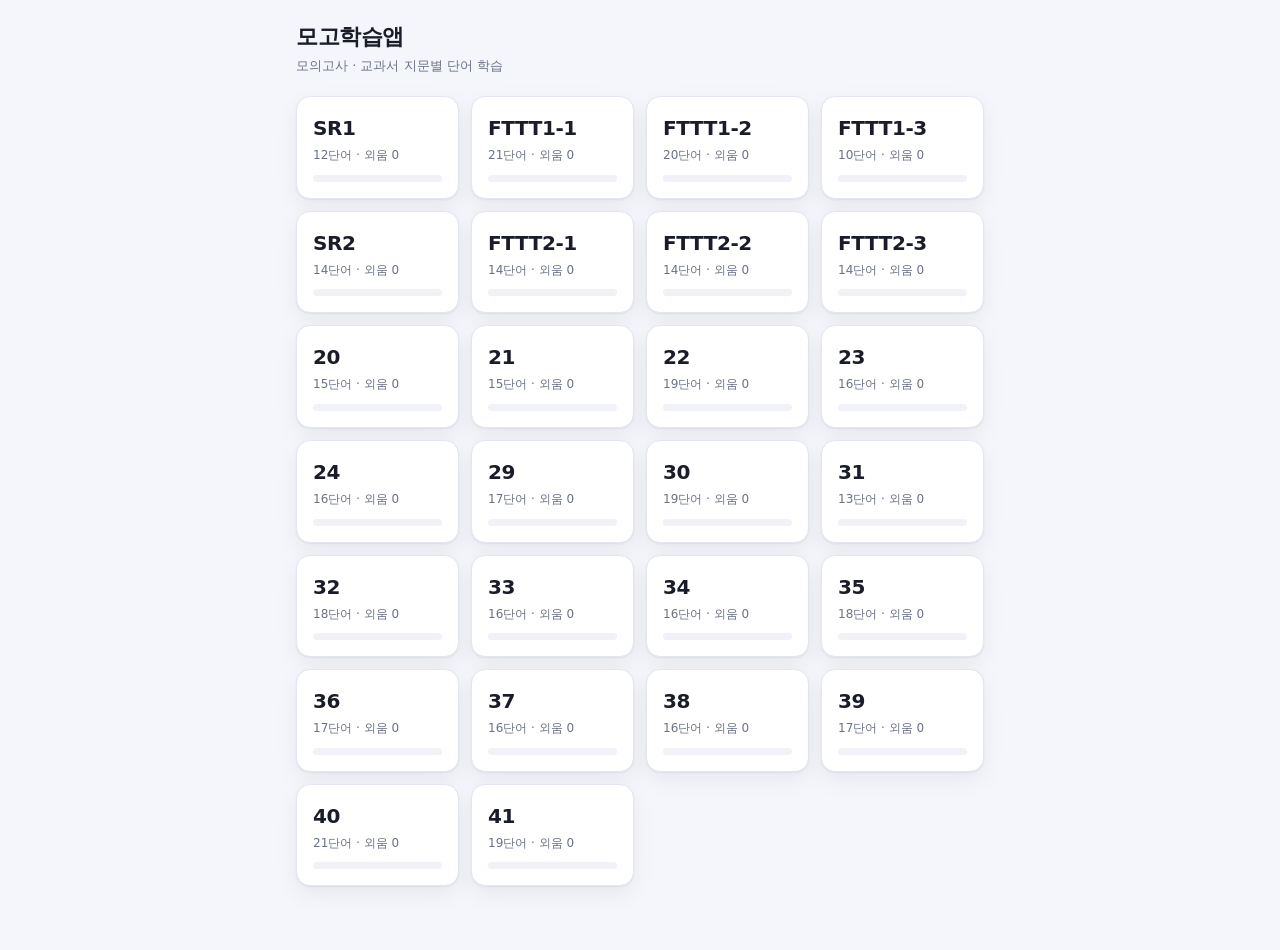
<file: index.html>
<!DOCTYPE html>
<html lang="ko">
<head>
<meta charset="utf-8">
<meta name="viewport" content="width=device-width, initial-scale=1, viewport-fit=cover">
<meta name="theme-color" content="#4f46e5">
<title>모고학습앱</title>

<!-- 홈 화면에 추가 시 주소창·툴바 없는 전체화면 앱으로 실행 -->
<meta name="apple-mobile-web-app-capable" content="yes">
<meta name="mobile-web-app-capable" content="yes">
<meta name="apple-mobile-web-app-status-bar-style" content="default">
<meta name="apple-mobile-web-app-title" content="모고학습앱">
<link rel="manifest" href="manifest.webmanifest">
<link rel="apple-touch-icon" href="icons/apple-touch-icon.png">
<link rel="icon" type="image/png" sizes="32x32" href="icons/favicon-32.png">
<link rel="icon" type="image/png" sizes="180x180" href="icons/favicon-180.png">

<link rel="stylesheet" href="assets/style.css?v=13">
</head>
<body>
<div class="wrap">
  <header class="topbar">
    <div>
      <h1>모고학습앱</h1>
      <p class="sub">모의고사 · 교과서 지문별 단어 학습</p>
    </div>
  </header>

  <div id="days" class="daygrid"></div>
  <p id="msg" class="note" hidden></p>
</div>

<script src="assets/common.js?v=13"></script>
<script>
(function () {
  const box = document.getElementById('days');
  const msg = document.getElementById('msg');

  let days = null;      // 지문 목록 (한 번만 불러온다)
  let counts = null;    // 지문별 단어 수 (한 번만 불러온다)

  async function render() {
  try {
    if (!days) days = await loadDays();
    if (!days.length) {
      msg.hidden = false;
      msg.textContent = 'data/days.json 에 지문을 추가해 주세요.';
      return;
    }

    // 지문 수만큼 순차로 기다리면 왕복이 그만큼 쌓이므로 한꺼번에 불러온다.
    if (!counts) counts = await Promise.all(days.map(d =>
      getJSON(DATA_DIR + d.file).then(w => w.length)
                                .catch(() => 0)   // 파일이 아직 없으면 0개
    ));

    // 외움 개수는 매번 저장소에서 다시 읽어 최신 상태로 그린다.
    box.innerHTML = '';
    days.forEach((d, i) => {
      const total = counts[i];
      const known = getKnown(d.day).size;
      const score = getScore(d.day);
      const pct = total ? Math.round(known / total * 100) : 0;

      const a = document.createElement('a');
      a.className = 'daycard';
      a.href = 'day.html?day=' + encodeURIComponent(d.day);
      a.innerHTML =
        '<div class="num">' + escapeHTML(d.title || d.day) + '</div>' +
        '<div class="meta">' + total + '단어 · 외움 ' + known + '</div>' +
        '<div class="bar"><i style="width:' + pct + '%"></i></div>' +
        (score
          ? '<div class="score">최근 테스트 ' +
            Math.round(score.correct / score.total * 100) + '점</div>'
          : '');
      box.appendChild(a);
    });
  } catch (e) {
    msg.hidden = false;
    msg.textContent = e.message;
  }
  }

  // 처음 열 때, 그리고 지문 화면에서 뒤로 돌아오거나 앱을 다시 열 때마다
  // 다시 그린다. 뒤로가기는 캐시에서 복원돼 스크립트가 다시 돌지 않으므로
  // pageshow 가 없으면 외움 현황이 옛날 값으로 남는다.
  window.addEventListener('pageshow', render);
  document.addEventListener('visibilitychange', () => {
    if (!document.hidden) render();
  });
})();
</script>
</body>
</html>
</file>
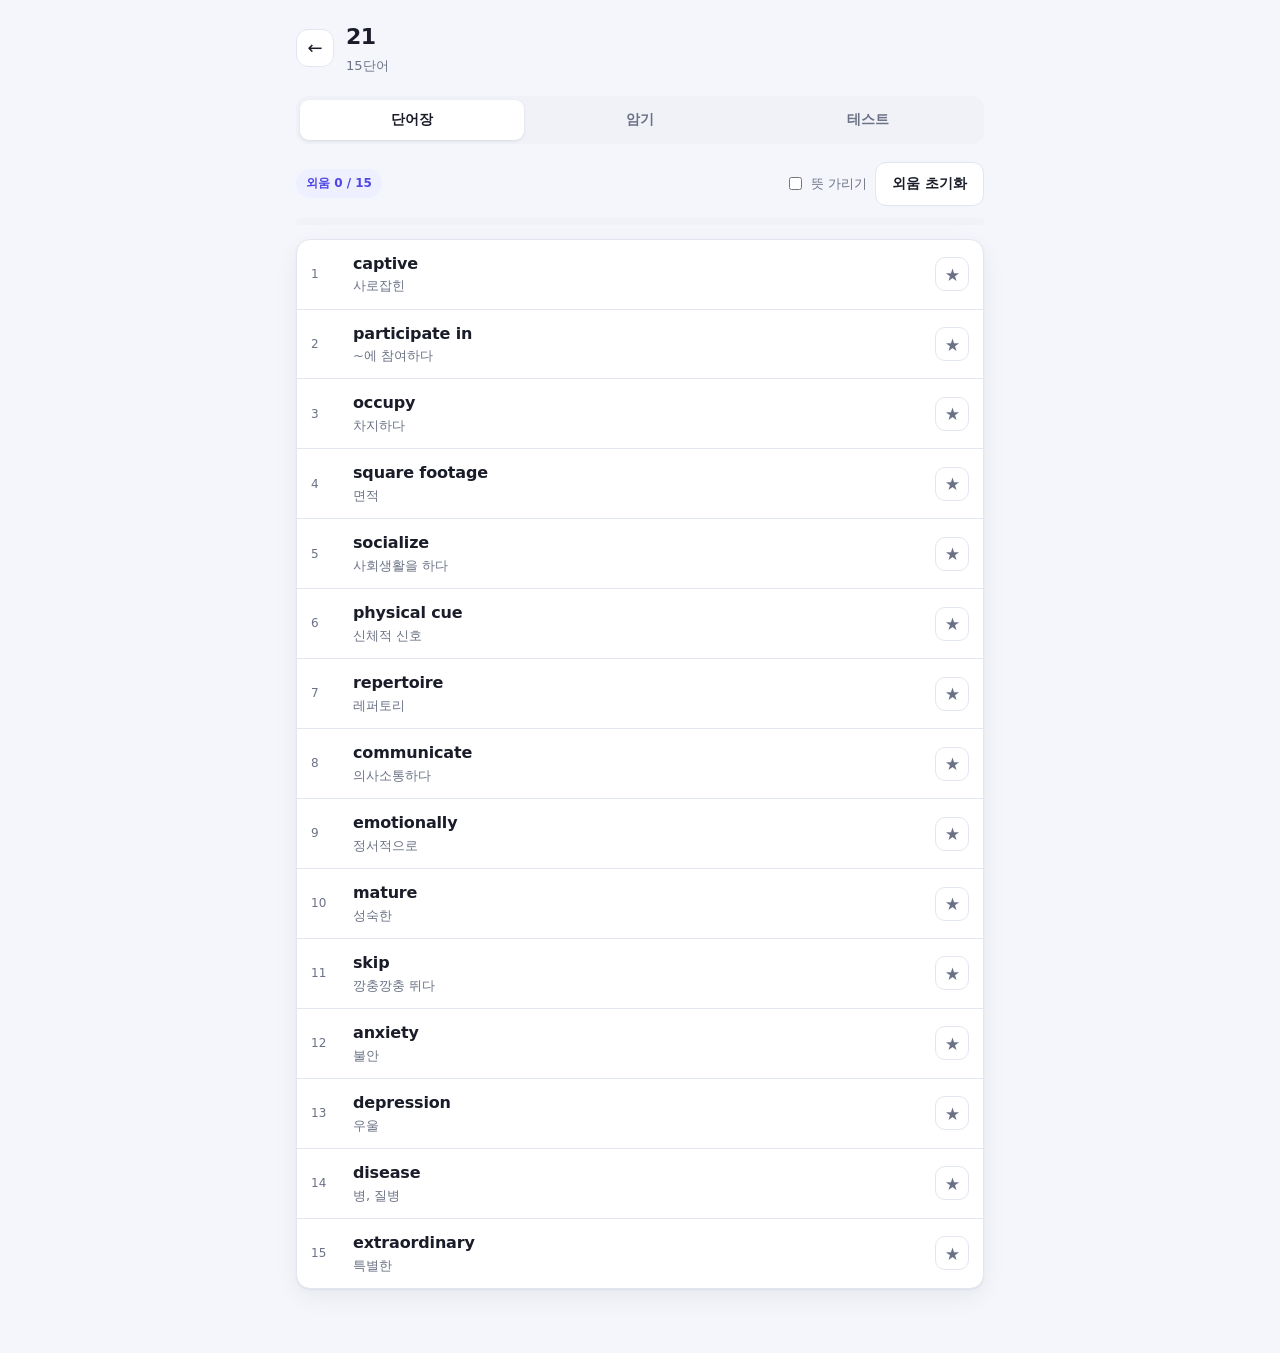
<file: day.html>
<!DOCTYPE html>
<html lang="ko">
<head>
<meta charset="utf-8">
<meta name="viewport" content="width=device-width, initial-scale=1, viewport-fit=cover">
<meta name="theme-color" content="#4f46e5">
<title>모고학습앱</title>

<!-- 홈 화면에 추가 시 주소창·툴바 없는 전체화면 앱으로 실행 -->
<meta name="apple-mobile-web-app-capable" content="yes">
<meta name="mobile-web-app-capable" content="yes">
<meta name="apple-mobile-web-app-status-bar-style" content="default">
<meta name="apple-mobile-web-app-title" content="모고학습앱">
<link rel="manifest" href="manifest.webmanifest">
<link rel="apple-touch-icon" href="icons/apple-touch-icon.png">
<link rel="icon" type="image/png" sizes="32x32" href="icons/favicon-32.png">
<link rel="icon" type="image/png" sizes="180x180" href="icons/favicon-180.png">

<link rel="stylesheet" href="assets/style.css?v=13">
</head>
<body>
<div class="wrap">
  <header class="topbar">
    <a class="back" href="index.html" aria-label="목록으로">←</a>
    <div>
      <h1 id="dayTitle">&nbsp;</h1>
      <p class="sub" id="daySub">불러오는 중…</p>
    </div>
  </header>

  <p id="msg" class="note" hidden></p>

  <div id="app" hidden>
    <div class="tabs" role="tablist">
      <button id="tabList" role="tab" aria-selected="true" aria-controls="panelList">단어장</button>
      <button id="tabCard" role="tab" aria-selected="false" aria-controls="panelCard">암기</button>
      <button id="tabQuiz" role="tab" aria-selected="false" aria-controls="panelQuiz">테스트</button>
    </div>

    <!-- ===== 단어장 ===== -->
    <section id="panelList" class="panel" role="tabpanel">
      <div class="row" style="margin-bottom:12px">
        <span class="chip" id="knownChip">외움 0 / 0</span>
        <span class="spacer"></span>
        <label class="toggle">
          <input type="checkbox" id="blurMeaning"> 뜻 가리기
        </label>
        <button class="btn" id="resetKnown">외움 초기화</button>
      </div>
      <div class="bar" style="margin:0 0 14px"><i id="knownBar"></i></div>
      <div class="list" id="wordList"></div>
    </section>

    <!-- ===== 암기 카드 ===== -->
    <section id="panelCard" class="panel" role="tabpanel" hidden>
      <div class="row" style="margin-bottom:10px">
        <span class="chip" id="cardKnownChip">외움 0 / 0</span>
        <span class="spacer"></span>
        <label class="toggle">
          <input type="checkbox" id="onlyUnknown"> 못 외운 것만
        </label>
      </div>
      <div class="row" style="margin-bottom:10px">
        <button class="btn" id="dirBtn">영어 → 뜻</button>
        <button class="btn" id="shuffleBtn">섞기</button>
      </div>

      <div class="cardstage">
        <div class="cardslide" id="cardSlide">
          <div class="card" id="card">
            <div class="face front">
              <div class="big" id="cardFront"></div>
              <div class="hint">탭하거나 스페이스바로 뒤집기</div>
            </div>
            <div class="face back">
              <div class="big" id="cardBack"></div>
              <div class="hint" id="cardBackSub"></div>
            </div>
          </div>
        </div>
      </div>

      <p class="counter" id="cardCounter"></p>

      <div class="row center" style="margin-top:14px">
        <button class="btn" id="prevBtn">← 이전</button>
        <button class="btn primary" id="knownBtn">외웠어요 ★</button>
        <button class="btn" id="nextBtn">다음 →</button>
      </div>
      <p class="kbd-hint">← → 이동 · Space 뒤집기 · Enter 외움 표시</p>
    </section>

    <!-- ===== 테스트 ===== -->
    <section id="panelQuiz" class="panel" role="tabpanel" hidden>
      <!-- 시작 화면 -->
      <div id="quizIntro" class="result">
        <div class="label">단어를 보고 뜻을 타이핑하세요</div>
        <div class="score" id="introCount">0</div>
        <div class="label">문항</div>
        <div class="row center" style="margin-top:18px">
          <label class="toggle"><input type="checkbox" id="quizShuffle" checked> 순서 섞기</label>
          <label class="toggle"><input type="checkbox" id="quizReverse"> 뜻 → 영어</label>
        </div>
        <div class="row center" style="margin-top:16px">
          <button class="btn primary" id="startBtn">테스트 시작</button>
          <button class="btn" id="startWrongBtn" hidden>지난 오답만 (0)</button>
        </div>
      </div>

      <!-- 진행 화면 -->
      <div id="quizPlay" hidden>
        <div class="quizmeta">
          <span id="qProgress">1 / 6</span>
          <span id="qScore">정답 0</span>
        </div>
        <div class="bar" style="margin:0 0 14px"><i id="qBar"></i></div>

        <div class="quizcard">
          <div class="label" id="qLabel" style="font-size:13px;color:var(--text-dim)">뜻을 입력하세요</div>
          <div class="q" id="qWord"></div>
          <input class="answer" id="qInput" type="text" autocomplete="off"
                 autocapitalize="off" spellcheck="false" placeholder="정답 입력 후 Enter">
          <div class="feedback" id="qFeedback"></div>
          <div class="row center">
            <button class="btn" id="qSkip">모르겠어요</button>
            <button class="btn primary" id="qSubmit">확인</button>
          </div>
        </div>
        <div class="row center" style="margin-top:12px">
          <button class="btn" id="qQuit">그만두기</button>
        </div>
      </div>

      <!-- 결과 화면 -->
      <div id="quizResult" hidden class="result">
        <div class="label">점수</div>
        <div class="score" id="rScore">0</div>
        <div class="label" id="rDetail"></div>
        <div class="wrongbox" id="rWrongBox" hidden>
          <h3>틀린 단어</h3>
          <div id="rWrongList"></div>
        </div>
        <div class="row center" style="margin-top:18px">
          <button class="btn primary" id="rRetryWrong">오답만 다시</button>
          <button class="btn" id="rRetryAll">처음부터</button>
        </div>
      </div>
    </section>
  </div>
</div>

<script src="assets/common.js?v=13"></script>
<script src="assets/day.js?v=13"></script>
</body>
</html>
</file>
<file: assets/style.css>
:root {
  --bg: #f4f6fb;
  --surface: #ffffff;
  --surface-2: #f0f2f8;
  --border: #e2e6f0;
  --text: #1a1d29;
  --text-dim: #6b7285;
  --accent: #4f46e5;
  --accent-soft: #eef0ff;
  --ok: #16a34a;
  --ok-soft: #e7f7ec;
  --bad: #dc2626;
  --bad-soft: #fdeaea;
  --star: #f59e0b;
  --radius: 14px;
  --shadow: 0 1px 2px rgba(16, 24, 40, .06), 0 8px 24px rgba(16, 24, 40, .06);
}

@media (prefers-color-scheme: dark) {
  :root {
    --bg: #12141c;
    --surface: #1b1e28;
    --surface-2: #232734;
    --border: #2e3342;
    --text: #eceef5;
    --text-dim: #9aa1b4;
    --accent: #8b87ff;
    --accent-soft: #272552;
    --ok: #4ade80;
    --ok-soft: #14301f;
    --bad: #f87171;
    --bad-soft: #3a1c1c;
    --shadow: 0 1px 2px rgba(0, 0, 0, .3), 0 8px 24px rgba(0, 0, 0, .3);
  }
}

* { box-sizing: border-box; }

html, body {
  margin: 0;
  padding: 0;
}

body {
  background: var(--bg);
  color: var(--text);
  font-family: "Pretendard", -apple-system, BlinkMacSystemFont, "Segoe UI",
    "Apple SD Gothic Neo", "Malgun Gothic", system-ui, sans-serif;
  line-height: 1.55;
  -webkit-text-size-adjust: 100%;
  /* 홈 화면 앱처럼 보이도록: 탭 하이라이트 제거, 위아래 튕김 억제 */
  -webkit-tap-highlight-color: transparent;
  overscroll-behavior-y: contain;
  min-height: 100svh;
}

/* 글자를 읽는 곳 말고는 길게 눌러도 선택되지 않게 (앱 느낌) */
button, .card, .tabs, .topbar, .daycard, .star {
  -webkit-user-select: none;
  user-select: none;
  -webkit-touch-callout: none;
}

.wrap {
  max-width: 720px;
  margin: 0 auto;
  /* 노치 / 홈 인디케이터 안전영역 확보 */
  padding: calc(20px + env(safe-area-inset-top)) calc(16px + env(safe-area-inset-right))
           calc(64px + env(safe-area-inset-bottom)) calc(16px + env(safe-area-inset-left));
}

a { color: inherit; }

/* ---------- header ---------- */
.topbar {
  display: flex;
  align-items: center;
  gap: 12px;
  margin-bottom: 20px;
}

.topbar h1 {
  font-size: 22px;
  margin: 0;
  letter-spacing: -.02em;
}

.topbar .sub {
  font-size: 13px;
  color: var(--text-dim);
  margin: 2px 0 0;
}

.back {
  display: inline-flex;
  align-items: center;
  justify-content: center;
  width: 38px;
  height: 38px;
  flex: none;
  border-radius: 12px;
  background: var(--surface);
  border: 1px solid var(--border);
  text-decoration: none;
  font-size: 18px;
}

/* ---------- day list ---------- */
.daygrid {
  display: grid;
  grid-template-columns: repeat(auto-fill, minmax(150px, 1fr));
  gap: 12px;
}

.daycard {
  display: block;
  padding: 16px;
  border-radius: var(--radius);
  background: var(--surface);
  border: 1px solid var(--border);
  box-shadow: var(--shadow);
  text-decoration: none;
  transition: transform .12s ease;
}

.daycard:hover { transform: translateY(-2px); }

.daycard .num {
  font-size: 20px;
  font-weight: 700;
  letter-spacing: -.02em;
}

.daycard .meta {
  font-size: 12px;
  color: var(--text-dim);
  margin-top: 2px;
}

.daycard .score {
  font-size: 12px;
  color: var(--accent);
  font-weight: 600;
  margin-top: 6px;
}

/* ---------- progress ---------- */
.bar {
  height: 7px;
  border-radius: 99px;
  background: var(--surface-2);
  overflow: hidden;
  margin-top: 10px;
}

.bar > i {
  display: block;
  height: 100%;
  width: 0;
  border-radius: 99px;
  background: var(--accent);
  transition: width .25s ease;
}

/* ---------- tabs ---------- */
.tabs {
  display: flex;
  gap: 4px;
  padding: 4px;
  background: var(--surface-2);
  border-radius: 12px;
  margin-bottom: 18px;
}

.tabs button {
  flex: 1;
  padding: 9px 6px;
  border: 0;
  border-radius: 9px;
  background: transparent;
  color: var(--text-dim);
  font: inherit;
  font-size: 14px;
  font-weight: 600;
  cursor: pointer;
}

.tabs button[aria-selected="true"] {
  background: var(--surface);
  color: var(--text);
  box-shadow: 0 1px 3px rgba(16, 24, 40, .1);
}

.panel[hidden] { display: none; }

/* ---------- buttons ---------- */
.btn {
  padding: 10px 16px;
  border-radius: 11px;
  border: 1px solid var(--border);
  background: var(--surface);
  color: var(--text);
  font: inherit;
  font-size: 14px;
  font-weight: 600;
  cursor: pointer;
}

.btn:hover { background: var(--surface-2); }
.btn:disabled { opacity: .4; cursor: default; }

.btn.primary {
  background: var(--accent);
  border-color: var(--accent);
  color: #fff;
}

.btn.primary:hover { filter: brightness(1.08); background: var(--accent); }

.row {
  display: flex;
  gap: 8px;
  flex-wrap: wrap;
  align-items: center;
}

.row.center { justify-content: center; }
.spacer { flex: 1; }

/* ---------- word list ---------- */
.list {
  background: var(--surface);
  border: 1px solid var(--border);
  border-radius: var(--radius);
  overflow: hidden;
  box-shadow: var(--shadow);
}

.item {
  display: flex;
  align-items: center;
  gap: 12px;
  padding: 12px 14px;
  border-bottom: 1px solid var(--border);
}

.item:last-child { border-bottom: 0; }

.item .no {
  width: 30px;
  flex: none;
  font-size: 12px;
  color: var(--text-dim);
  font-variant-numeric: tabular-nums;
}

.item .w {
  font-weight: 700;
  font-size: 16px;
  letter-spacing: -.01em;
}

.item .m {
  font-size: 13px;
  color: var(--text-dim);
}

.item .txt { flex: 1; min-width: 0; }

.item.known .w { color: var(--text-dim); }

.star {
  flex: none;
  width: 34px;
  height: 34px;
  border-radius: 10px;
  border: 1px solid var(--border);
  background: var(--surface);
  cursor: pointer;
  font-size: 15px;
  line-height: 1;
  color: var(--text-dim);
}

.star[aria-pressed="true"] {
  color: var(--star);
  border-color: var(--star);
  background: transparent;
}

.hide-meaning .item .m { filter: blur(5px); }
.hide-meaning .item .m:active { filter: none; }

/* ---------- flashcard ---------- */
/* perspective 는 .card 자신의 transform 안에서 준다. 그래야 바깥의
   .cardslide 가 2D 이동만 맡아서 뒤집기(3D)와 서로 간섭하지 않는다. */
.cardstage {
  margin: 6px 0 16px;
  overflow-x: clip;            /* 슬라이드 중 가로 스크롤 방지 */
}

.cardslide {
  transition: transform .2s ease-out, opacity .2s ease-out;
}

/* 빠져나가는 방향 */
.cardslide.leave-left  { transform: translateX(-30px) scale(.95); opacity: 0; }
.cardslide.leave-right { transform: translateX(30px) scale(.95); opacity: 0; }

/* 들어올 자리로 순간이동 (애니메이션 없이 위치만 잡는다) */
.cardslide.enter-left,
.cardslide.enter-right { transition: none; opacity: 0; }
.cardslide.enter-left  { transform: translateX(-30px) scale(.95); }
.cardslide.enter-right { transform: translateX(30px) scale(.95); }

.card {
  position: relative;
  width: 100%;
  /* min-height 가 아니라 height 로 확정해야 두 면의 세로 크기가 풀린다 */
  height: 250px;
  cursor: pointer;
  transform: perspective(1200px) rotateY(0deg);
  transform-style: preserve-3d;
  transition: transform .45s cubic-bezier(.4, .2, .2, 1);
}

.card.flipped { transform: perspective(1200px) rotateY(180deg); }

/* 카드를 넘길 때 앞면으로 되돌리는 순간에는 회전 애니메이션을 끈다 */
.card.nofx { transition: none; }

/* inset: 0 만으로는 두 번째 면(.back)의 크기가 풀리지 않고 내용 없는
   shrink-to-fit(50x50)으로 잡혀서, 뜻이 한 글자씩 세로로 쌓였다.
   가로/세로를 명시적으로 지정해 두 면 모두 카드를 꽉 채우게 한다. */
.face {
  position: absolute;
  top: 0;
  left: 0;
  width: 100%;
  height: 100%;
  overflow: hidden;
  display: flex;
  flex-direction: column;
  align-items: center;
  justify-content: center;
  gap: 8px;
  padding: 24px;
  text-align: center;
  border-radius: 18px;
  background: var(--surface);
  border: 1px solid var(--border);
  box-shadow: var(--shadow);
  backface-visibility: hidden;
  -webkit-backface-visibility: hidden;
}

.face.back { transform: rotateY(180deg); }

/* 긴 한글 뜻이 한 글자씩 세로로 쪼개지던 문제 해결.
   세로 플렉스에서 shrink-to-fit 되지 않게 가로폭을 꽉 채우고,
   줄바꿈은 글자 단위가 아니라 낱말 단위(keep-all)로 한다. */
.face .big {
  width: 100%;
  align-self: stretch;
  writing-mode: horizontal-tb;
  font-size: clamp(26px, 7vw, 40px);
  font-weight: 800;
  letter-spacing: -.02em;
  text-align: center;
  word-break: keep-all;
  overflow-wrap: break-word;
}

.face .hint {
  font-size: 12px;
  color: var(--text-dim);
}

.counter {
  font-size: 13px;
  color: var(--text-dim);
  text-align: center;
  font-variant-numeric: tabular-nums;
}

/* ---------- quiz ---------- */
.quizcard {
  background: var(--surface);
  border: 1px solid var(--border);
  border-radius: var(--radius);
  box-shadow: var(--shadow);
  padding: 22px 18px;
  text-align: center;
}

.quizcard .q {
  font-size: clamp(24px, 6.5vw, 34px);
  font-weight: 800;
  letter-spacing: -.02em;
  margin: 6px 0 16px;
  word-break: keep-all;
  overflow-wrap: break-word;
}

.answer {
  width: 100%;
  padding: 13px 14px;
  font: inherit;
  font-size: 17px;
  text-align: center;
  border-radius: 12px;
  border: 1.5px solid var(--border);
  background: var(--surface-2);
  color: var(--text);
}

.answer:focus {
  outline: none;
  border-color: var(--accent);
  background: var(--surface);
}

.answer.ok { border-color: var(--ok); background: var(--ok-soft); }
.answer.bad { border-color: var(--bad); background: var(--bad-soft); }

.feedback {
  min-height: 66px;
  margin-top: 12px;
  font-size: 14px;
  font-weight: 600;
}

.feedback .correct-answer {
  display: block;
  font-size: 16px;
  color: var(--text);
  margin-top: 2px;
}

.feedback.ok { color: var(--ok); }
.feedback.bad { color: var(--bad); }


.quizmeta {
  display: flex;
  justify-content: space-between;
  font-size: 13px;
  color: var(--text-dim);
  font-variant-numeric: tabular-nums;
  margin-bottom: 4px;
}

/* ---------- result ---------- */
.result {
  text-align: center;
  background: var(--surface);
  border: 1px solid var(--border);
  border-radius: var(--radius);
  box-shadow: var(--shadow);
  padding: 26px 18px;
}

.result .score {
  font-size: 46px;
  font-weight: 800;
  letter-spacing: -.03em;
  color: var(--accent);
}

.result .label { font-size: 14px; color: var(--text-dim); }

.wrongbox {
  margin-top: 18px;
  text-align: left;
  border-top: 1px solid var(--border);
  padding-top: 14px;
}

.wrongbox h3 {
  font-size: 13px;
  margin: 0 0 8px;
  color: var(--text-dim);
  font-weight: 600;
}

.wrongrow {
  display: flex;
  gap: 10px;
  padding: 7px 0;
  border-bottom: 1px dashed var(--border);
  font-size: 14px;
}

.wrongrow:last-child { border-bottom: 0; }
.wrongrow b { min-width: 110px; }
.wrongrow span { color: var(--text-dim); }
.wrongrow .typed { color: var(--bad); text-decoration: line-through; }

/* ---------- misc ---------- */
.note {
  font-size: 13px;
  color: var(--text-dim);
  text-align: center;
  padding: 28px 12px;
}

.chip {
  display: inline-flex;
  align-items: center;
  gap: 5px;
  padding: 5px 10px;
  border-radius: 99px;
  background: var(--accent-soft);
  color: var(--accent);
  font-size: 12px;
  font-weight: 700;
}

.toggle {
  display: inline-flex;
  align-items: center;
  gap: 6px;
  font-size: 13px;
  color: var(--text-dim);
  cursor: pointer;
  user-select: none;
}

.kbd-hint {
  font-size: 12px;
  color: var(--text-dim);
  text-align: center;
  margin-top: 14px;
}

@media (max-width: 420px) {
  .wrongrow { flex-direction: column; gap: 2px; }
  .wrongrow b { min-width: 0; }
}

@media (prefers-reduced-motion: reduce) {
  .cardslide, .card { transition: none; }
}
</file>
